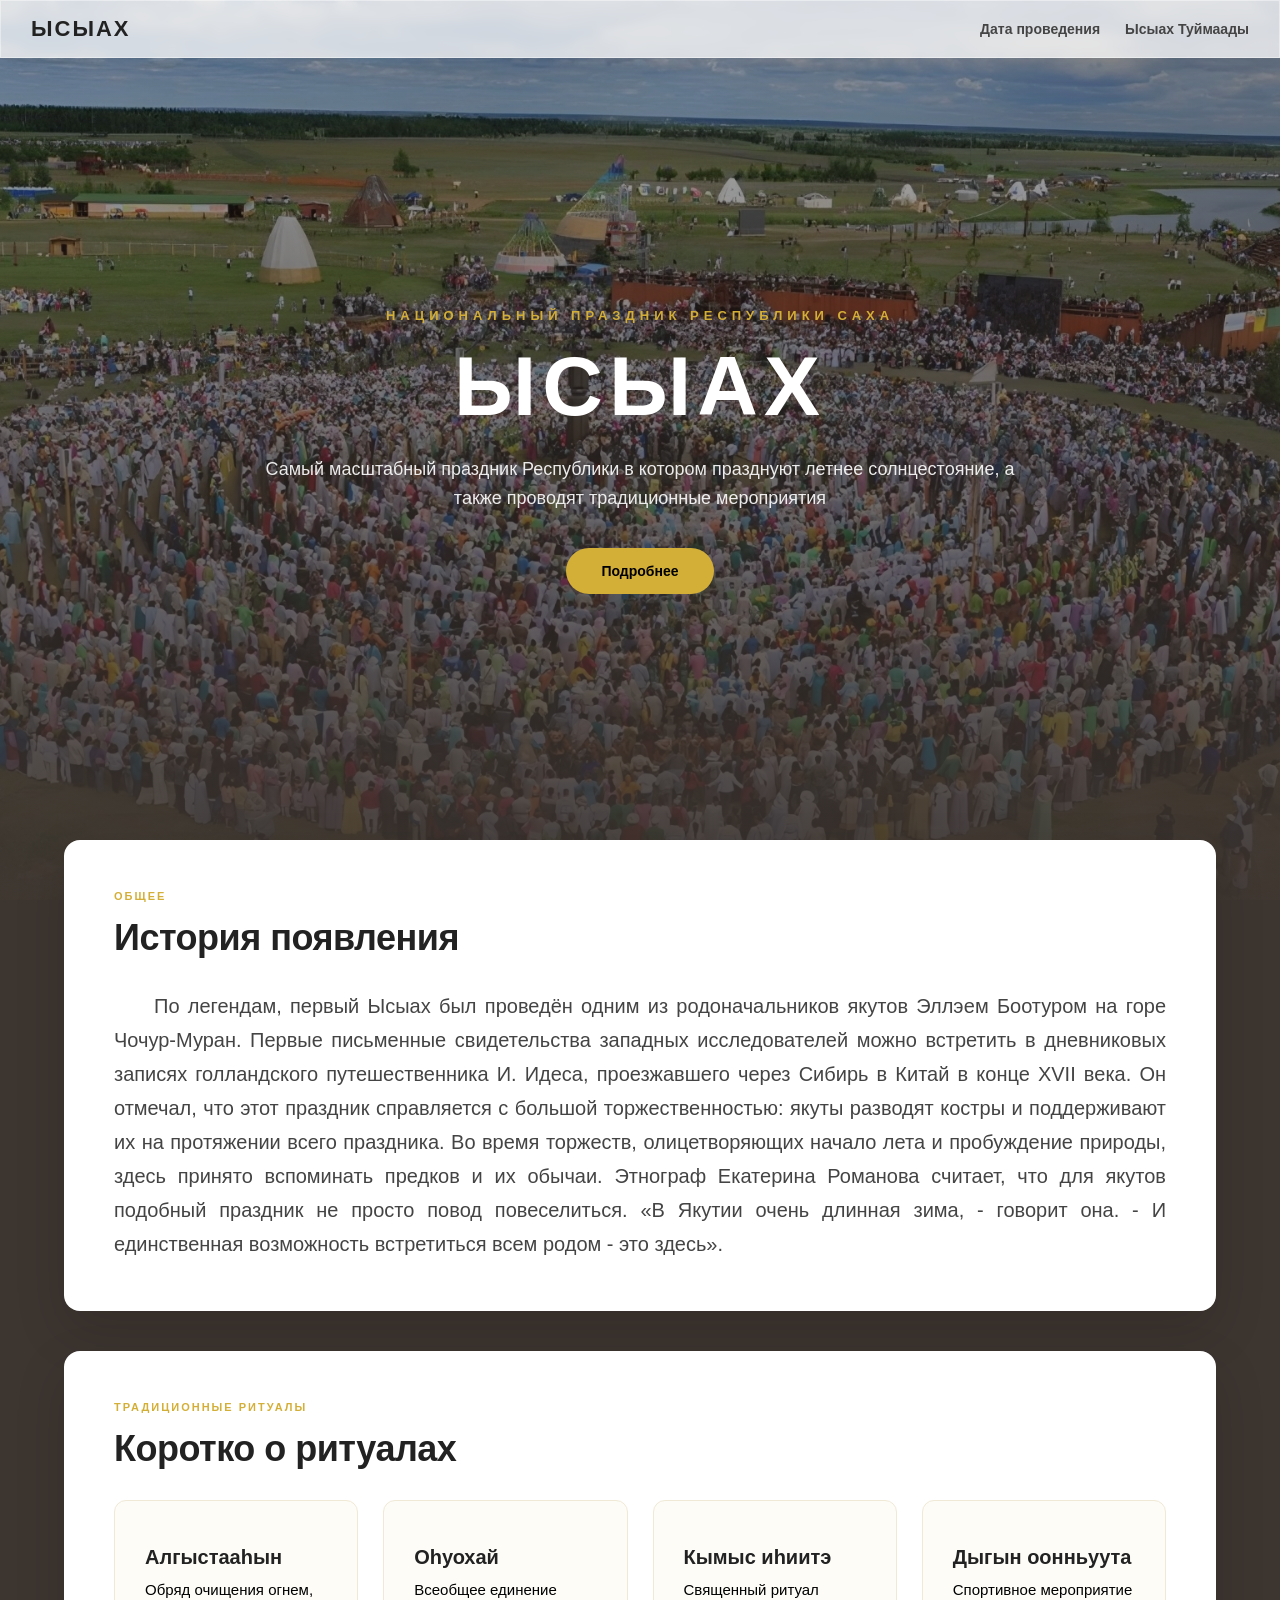
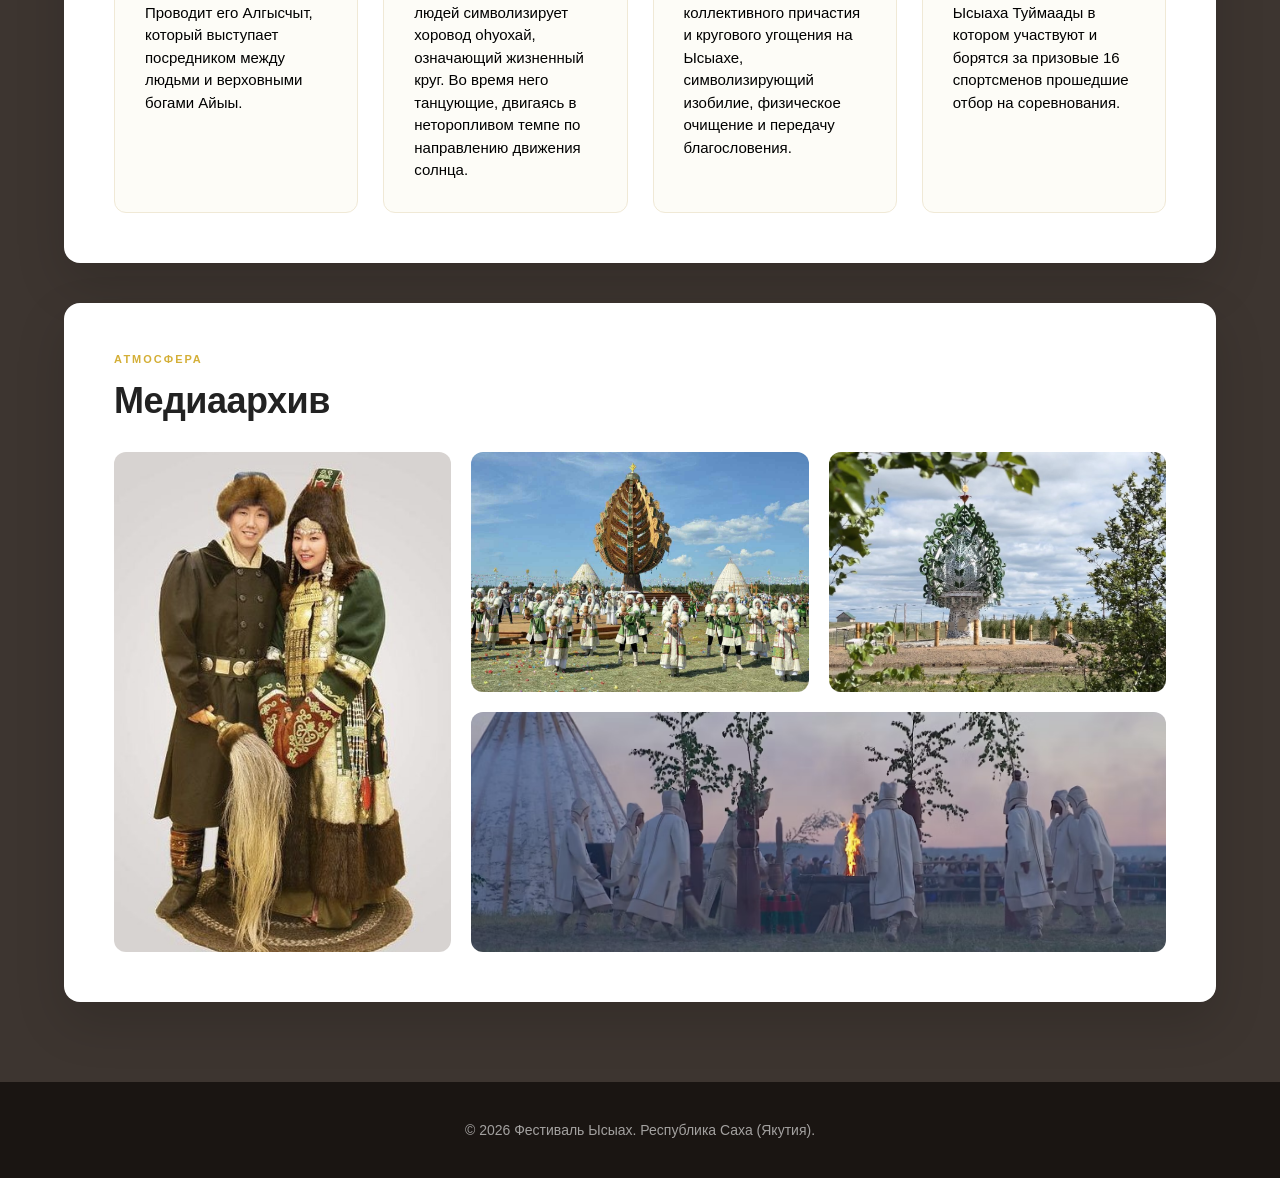
<file: index.html>
<!DOCTYPE html>
<html lang="ru">
<head>
  <meta charset="UTF-8">
  <meta name="viewport" content="width=device-width, initial-scale=1.0">
  <title>ЫСЫАХ — Главный Фестиваль Солнца</title>
  <link rel="stylesheet" href="s.css">      
</head>
<body>
  <div class="page-wrapper">
  <header class="main-header">
    <div class="header-inner">
      <a href="index.html" class="brand-logo">ЫСЫАХ</a>
      <nav class="main-nav">
        <a href="data.html">Дата проведения</a>
        <a href="tuymada.html">Ысыах Туймаады</a>
      </nav>
    </div>
  </header>
  <section class="hero-fullscreen">
    <div class="hero-overlay"></div>
    <div class="hero-title-container">
      <span class="hero-subtitle">Национальный праздник Республики Саха</span>
      <h1 class="hero-title">ЫСЫАХ</h1>
      <p class="hero-description">Самый масштабный праздник Республики в котором празднуют летнее солнцестояние, а также проводят традиционные мероприятия</p>
      <div class="hero-actions">    
        <a href="#about" class="prime-btn">Подробнее</a>
      </div>
    </div>
  </section>
  <main class="site-container">
    <section id="about" class="premium-card section-intro">
      <div class="card-badge">Общее</div>
      <h2>История появления</h2>
      <p class="lead-text">По легендам, первый Ысыах был проведён одним из родоначальников якутов Эллэем Боотуром на горе Чочур-Муран.
Первые письменные свидетельства западных исследователей можно встретить в дневниковых записях голландского путешественника И. Идеса, проезжавшего через Сибирь в Китай в конце XVII века. 
Он отмечал, что этот праздник справляется с большой торжественностью: якуты разводят костры и поддерживают их на протяжении всего праздника.
Во время торжеств, олицетворяющих начало лета и пробуждение природы, здесь принято вспоминать предков и их обычаи. Этнограф Екатерина Романова считает, что для якутов подобный праздник не просто повод повеселиться.
«В Якутии очень длинная зима, - говорит она. - И единственная возможность встретиться всем родом - это здесь».</p>
    </section>
    <section id="traditions" class="premium-card">
      <div class="card-badge">Традиционные ритуалы</div>
      <h2>Коротко о ритуалах</h2>  
      <div class="grid-cards">
        <div class="ritual-card">
          <div class="ritual-icon"></div>
          <h3>Алгыстааhын</h3>
          <p>Обряд очищения огнем, Проводит его Алгысчыт, который выступает посредником между людьми и верховными богами Айыы.</p>
        </div>
        <div class="ritual-card">
          <div class="ritual-icon"></div>
          <h3>Оhуохай</h3>
          <p>Всеобщее единение людей символизирует хоровод оhуохай, означающий жизненный круг. Во время него танцующие, двигаясь в неторопливом темпе по направлению движения солнца.</p>
        </div>
        <div class="ritual-card">
          <div class="ritual-icon"></div>
          <h3>Кымыс иhиитэ</h3>
          <p>Священный ритуал коллективного причастия и кругового угощения на Ысыахе, символизирующий изобилие, физическое очищение и передачу благословения.</p>
        </div>
        <div class="ritual-card">
          <div class="ritual-icon"></div>
          <h3>Дыгын оонньуута</h3>
          <p>Спортивное мероприятие Ысыаха Туймаады в котором участвуют и борятся за призовые 16 спортсменов прошедшие отбор на соревнования. </p>
        </div>
      </div>
    </section>
    <section id="gallery" class="premium-card">
      <div class="card-badge">Атмосфера</div>
      <h2>Медиаархив</h2>
      <div class="premium-gallery">
        <div class="gallery-cell tall"><img src="нацкостюм.jpg" alt="Костюмы"></div>
        <div class="gallery-cell"><img src="праздник.png" alt="Праздник"></div>
        <div class="gallery-cell"><img src="природа.jpeg" alt="Природа"></div>
        <div class="gallery-cell wide"><img src="пейз.avif" alt="Пейзаж"></div>
      </div>
    </section>  
  </main>
  <footer class="premium-footer">
    <div class="footer-wrap">
      <p class="footer-copy">© 2026 Фестиваль Ысыах. Республика Саха (Якутия).</p>
    </div>
  </footer>
</div>
  <script src="transition.js"></script>

</body>
</html>
</file>
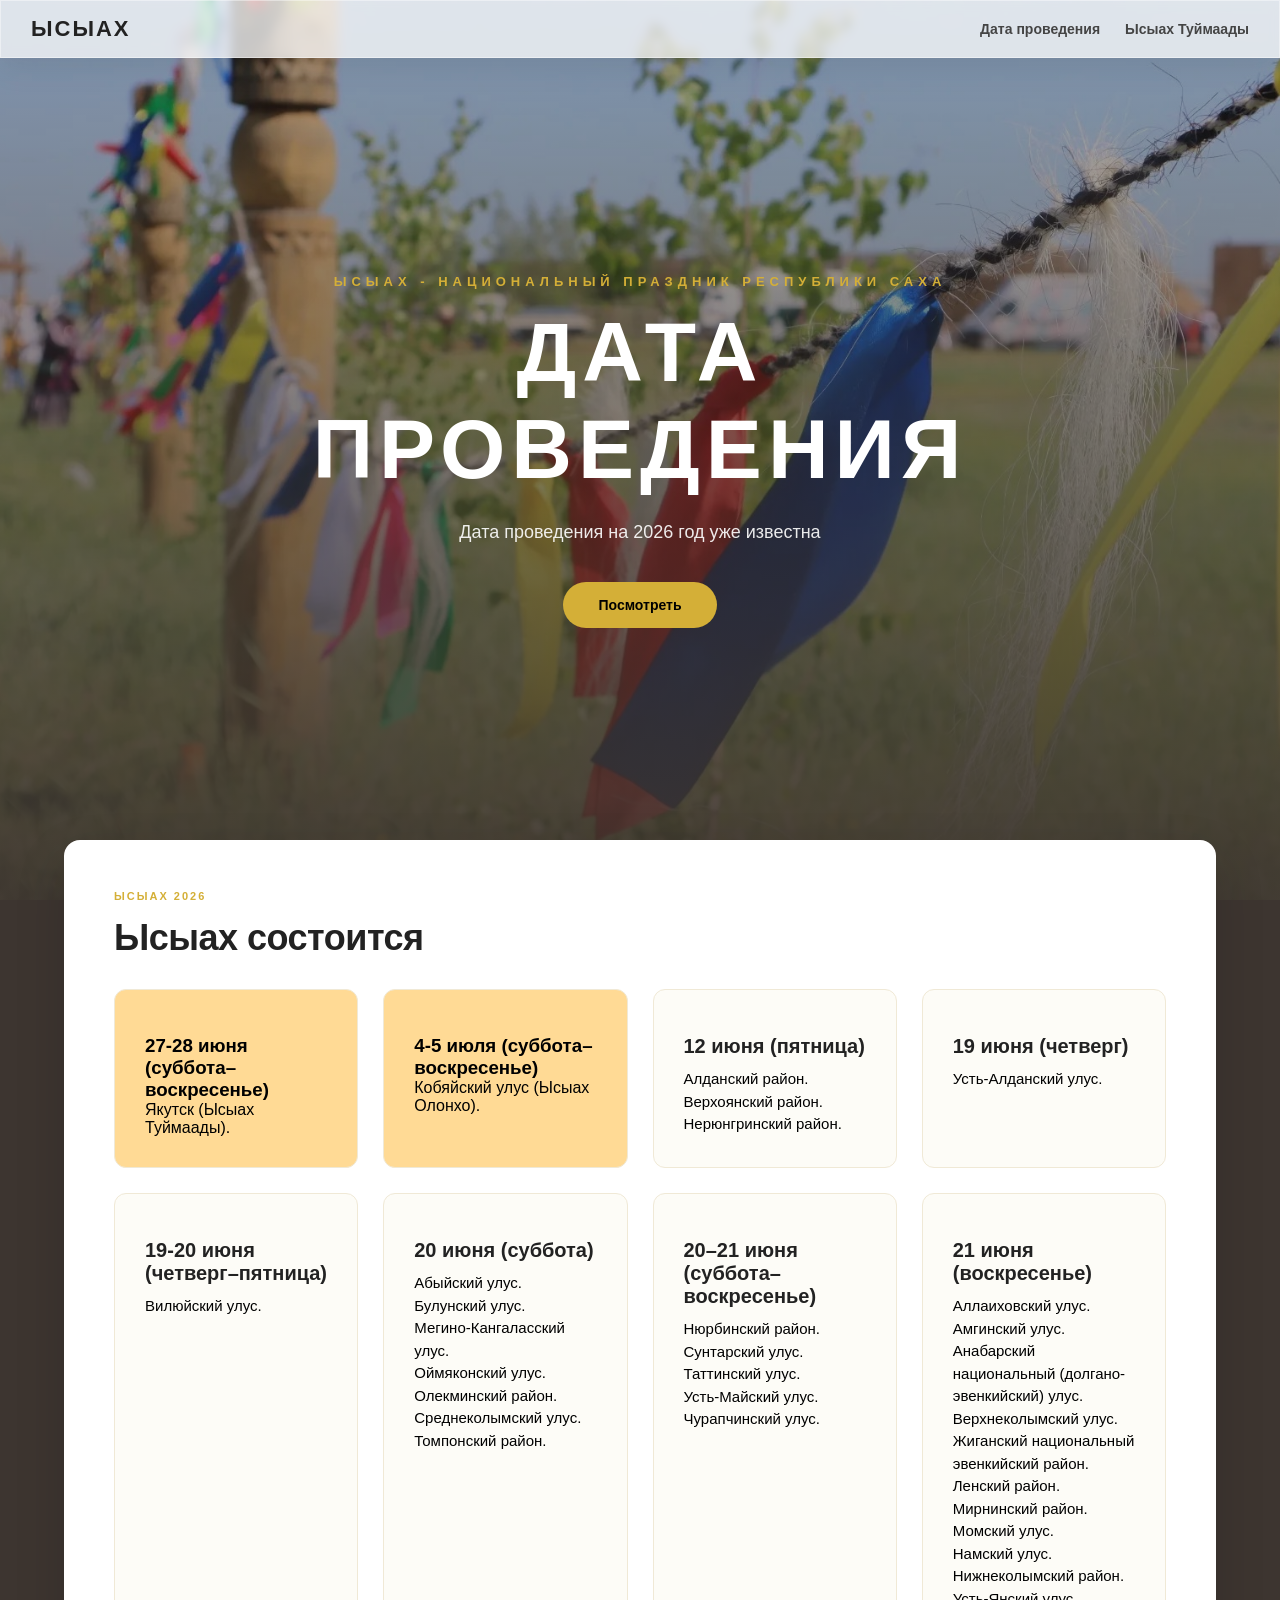
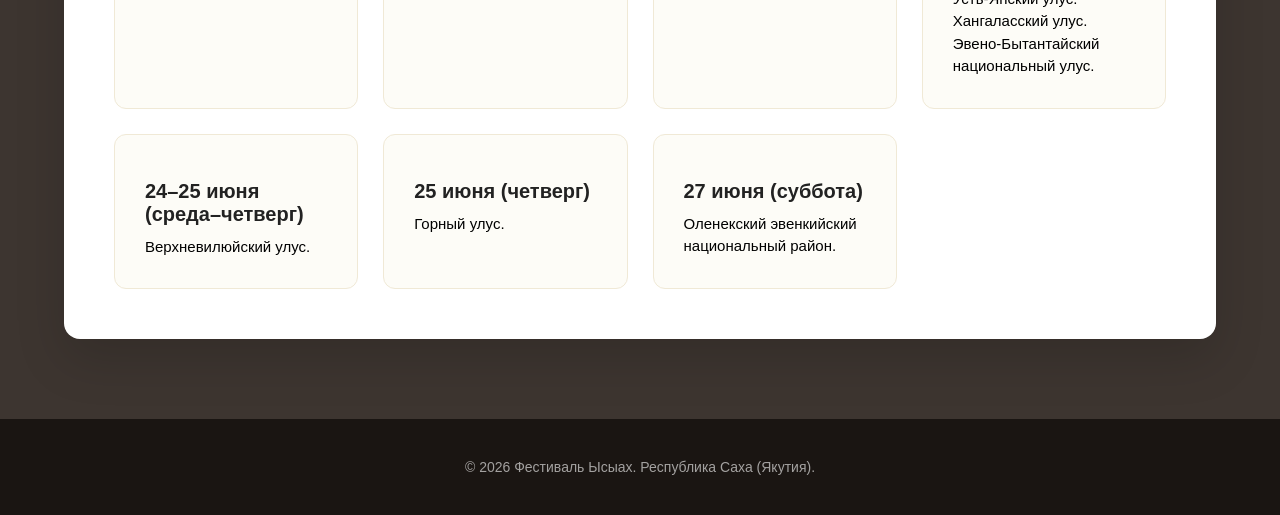
<file: data.html>
<!DOCTYPE html>
<html lang="ru">
<head>
  <meta charset="UTF-8">
  <meta name="viewport" content="width=device-width, initial-scale=1.0">
  <title>ЫСЫАХ — Главный Фестиваль Солнца</title>
  <link rel="stylesheet" href="data.css">      
</head>
<body>
<div class="page-wrapper">
  <header class="main-header">
    <div class="header-inner">
      <a href="index.html" class="brand-logo">ЫСЫАХ</a>
      <nav class="main-nav">
        <a href="data.html">Дата проведения</a>
        <a href="tuymada.html">Ысыах Туймаады</a>
      </nav>
    </div>
  </header>
  <section class="hero-fullscreen">
    <div class="hero-overlay"></div>
    <div class="hero-title-container">
      <span class="hero-subtitle">Ысыах - Национальный праздник Республики Саха</span>
      <h1 class="hero-title">ДАТА ПРОВЕДЕНИЯ</h1>
      <p class="hero-description">Дата проведения на 2026 год уже известна</p>
      <div class="hero-actions">    
        <a href="#dats" class="prime-btn">Посмотреть</a>
      </div>
    </div>
  </section>
  <main class="site-container"><section id="dats" class="premium-card">
      <div class="card-badge">Ысыах 2026</div>
      <h2>Ысыах состоится</h2>  
      <div class="grid-cards">
        <div class="ritual-cardy">
          <div class="ritual-icon"></div>
          <h3>27-28 июня (суббота–воскресенье)</h3>
          <p>Якутск (Ысыах Туймаады).</p>
        </div>
         <div class="ritual-cardy">
          <div class="ritual-icon"></div>
          <h3>4-5 июля (суббота–воскресенье)</h3>
          <p>Кобяйский улус (Ысыах Олонхо).</p>
        </div>
        <div class="ritual-card">
          <div class="ritual-icon"></div>
          <h3>12 июня (пятница)</h3>
          <p>Алданский район.<br>
            Верхоянский район.<br>
            Нерюнгринский район.</p>
        </div>
        <div class="ritual-card">
          <div class="ritual-icon"></div>
          <h3>19 июня (четверг)</h3>
          <p>Усть-Алданский улус.</p>
        </div>
        <div class="ritual-card">
          <div class="ritual-icon"></div>
          <h3>19-20 июня (четверг–пятница)</h3>
          <p>Вилюйский улус.</p>
        </div>
        <div class="ritual-card">
          <div class="ritual-icon"></div>
          <h3>20 июня (суббота)</h3>
          <p>Абыйский улус.<br>
            Булунский улус.<br>
            Мегино-Кангаласский улус.<br>
            Оймяконский улус.<br>
            Олекминский район.<br>
            Среднеколымский улус.<br>
            Томпонский район.</p>
        </div>
        <div class="ritual-card">
          <div class="ritual-icon"></div>
          <h3>20–21 июня (суббота–воскресенье)</h3>
          <p>Нюрбинский район.<br>
            Сунтарский улус.<br>
            Таттинский улус.<br>
            Усть-Майский улус.<br>
            Чурапчинский улус.</p>
        </div>
        <div class="ritual-card">
          <div class="ritual-icon"></div>
          <h3>21 июня (воскресенье)</h3>
          <p>Аллаиховский улус.<br>
            Амгинский улус.<br>
            Анабарский национальный (долгано-эвенкийский) улус.<br>
            Верхнеколымский улус.<br>
            Жиганский национальный эвенкийский район.<br>
            Ленский район.<br>
            Мирнинский район.<br>
            Момский улус.<br>
            Намский улус.<br>
            Нижнеколымский район.<br>
            Усть-Янский улус.<br>
            Хангаласский улус.<br>
            Эвено-Бытантайский национальный улус.</p>
        </div>
        <div class="ritual-card">
          <div class="ritual-icon"></div>
          <h3>24–25 июня (среда–четверг)</h3>
          <p>Верхневилюйский улус.</p>
        </div>
        <div class="ritual-card">
          <div class="ritual-icon"></div>
          <h3>25 июня (четверг)</h3>
          <p>Горный улус.</p>
        </div>
        <div class="ritual-card">
          <div class="ritual-icon"></div>
          <h3>27 июня (суббота)</h3>
          <p>Оленекский эвенкийский национальный район.</p>
        </div>
      </div>
  </main>
  <footer class="premium-footer">
    <div class="footer-wrap">
      <p class="footer-copy">© 2026 Фестиваль Ысыах. Республика Саха (Якутия).</p>
    </div>
  </footer>
</div>
<script src="transition.js"></script>
</body>
</html>
</file>
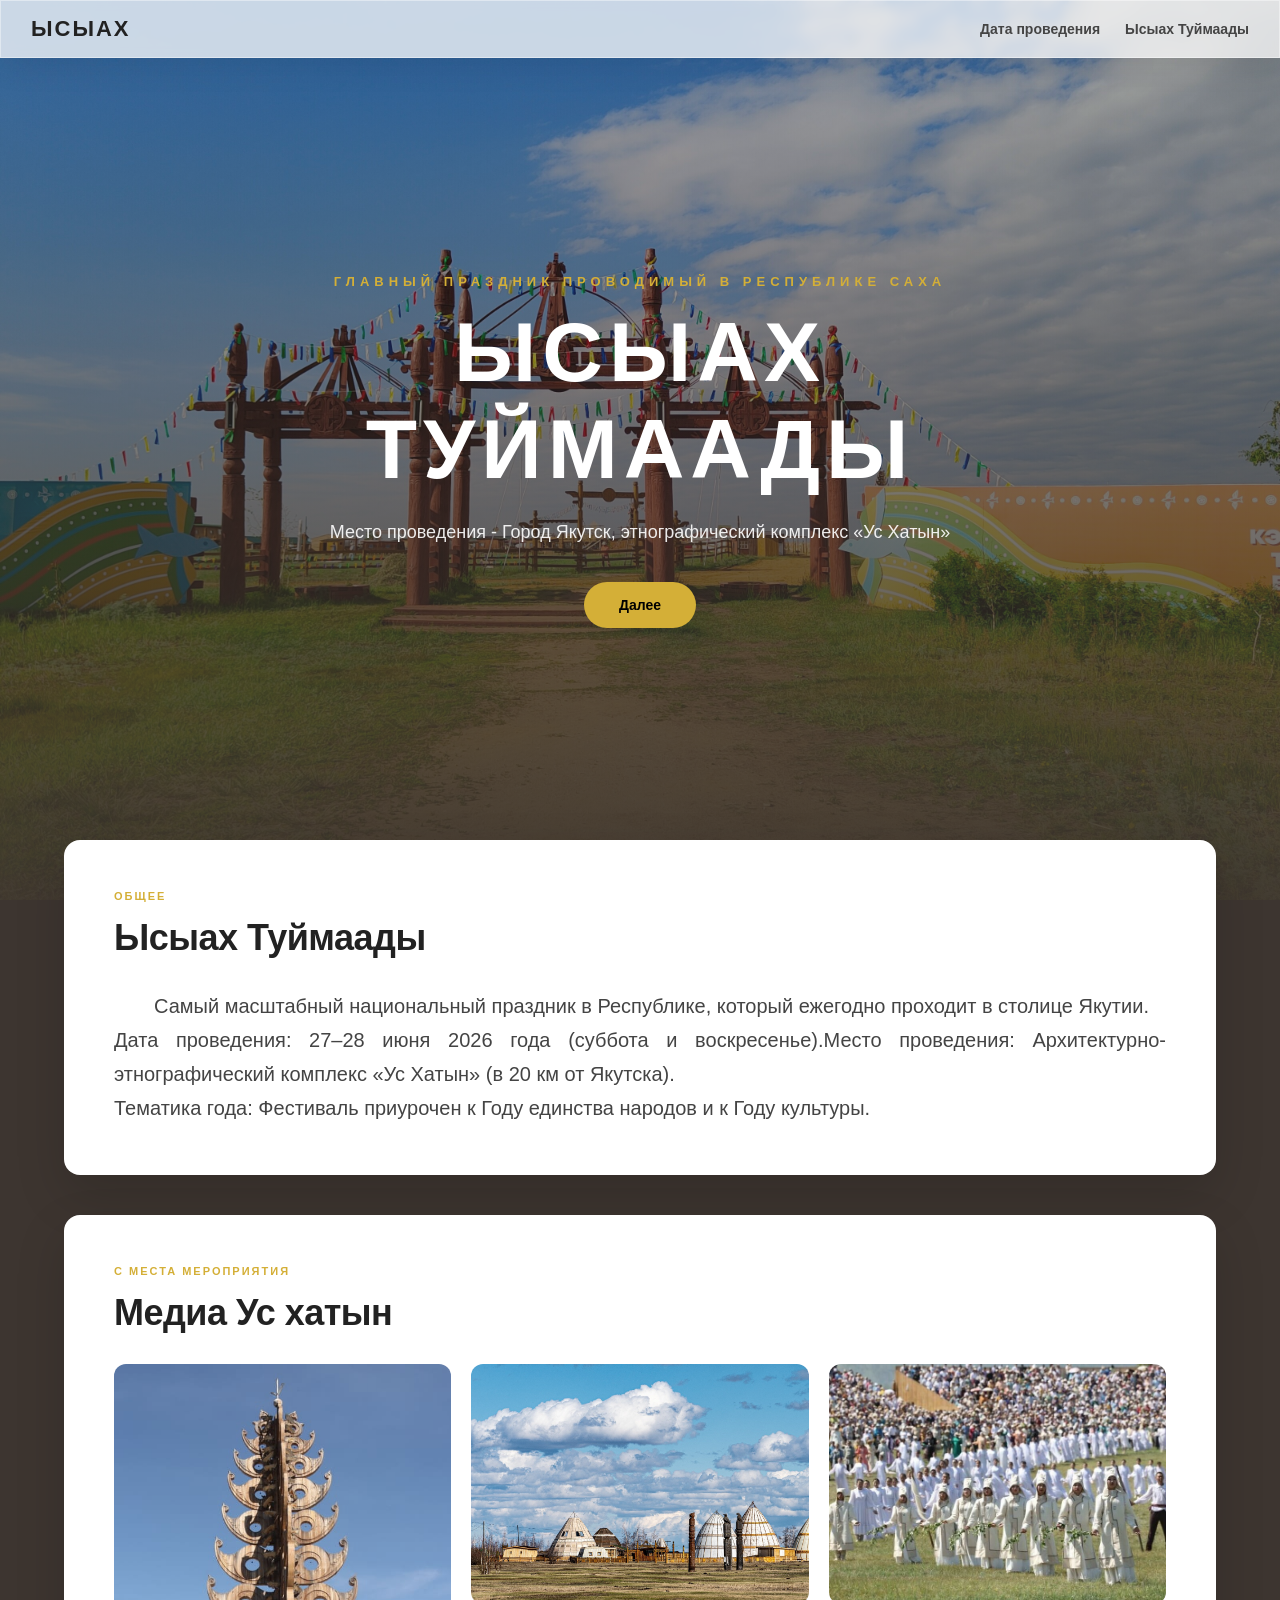
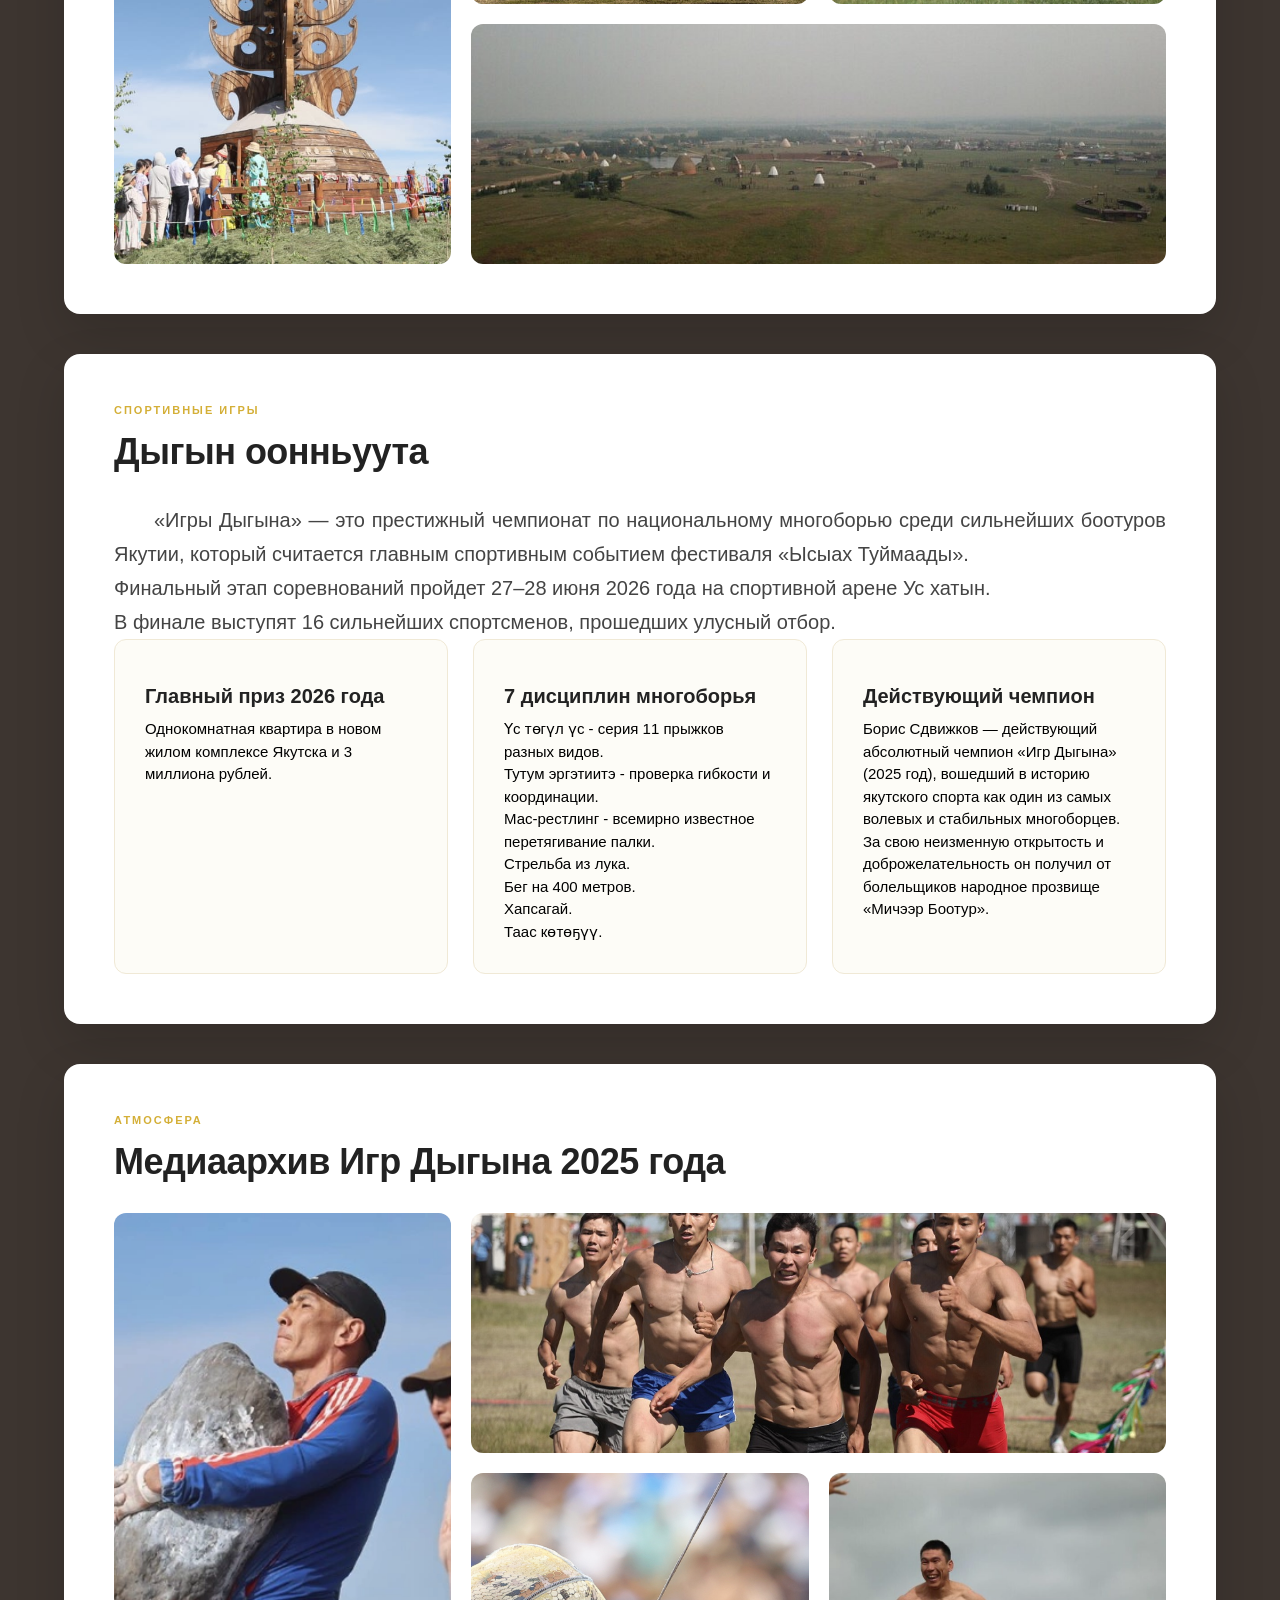
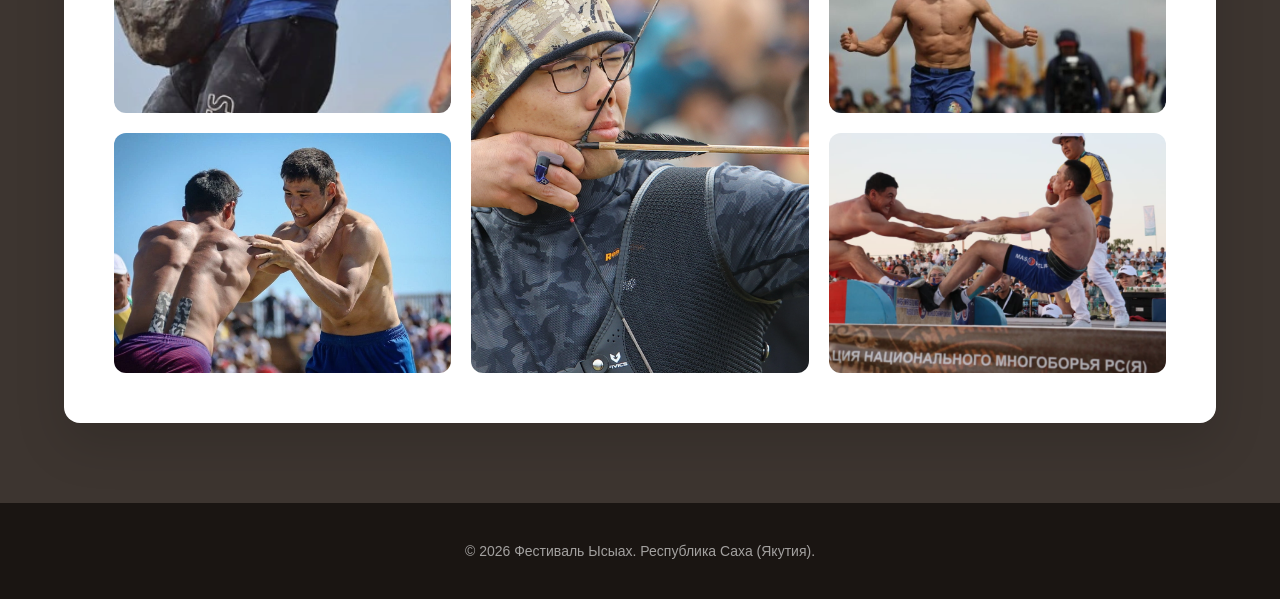
<file: tuymada.html>
<!DOCTYPE html>
<html lang="ru">
<head>
  <meta charset="UTF-8">
  <meta name="viewport" content="width=device-width, initial-scale=1.0">
  <title>ЫСЫАХ ТУЙМААДЫ</title>
  <link rel="stylesheet" href="tuymada.css">      
</head>
<body data-barba="wrapper">
  <div class="page-wrapper">
  <header class="main-header">
    <div class="header-inner">
      <a href="index.html" class="brand-logo">ЫСЫАХ</a>
      <nav class="main-nav">
        <a href="data.html">Дата проведения</a>
        <a href="tuymada.html">Ысыах Туймаады</a>
      </nav>
    </div>
  </header>
  <section class="hero-fullscreen">
    <div class="hero-overlay"></div>
    <div class="hero-title-container">
      <span class="hero-subtitle">Главный праздник проводимый в Республике Саха</span>
      <h1 class="hero-title">ЫСЫАХ ТУЙМААДЫ</h1>
      <p class="hero-description">Место проведения - Город Якутск, этнографический комплекс «Ус Хатын»</p>
      <div class="hero-actions">    
        <a href="#about" class="prime-btn">Далее</a>
      </div>
    </div>
  </section>
  <main class="site-container">
    <section id="about" class="premium-card section-intro">
      <div class="card-badge">Общее</div>
      <h2>Ысыах Туймаады</h2>
      <p class="lead-text">Самый масштабный национальный праздник в Республике, который ежегодно проходит в столице Якутии. <br>Дата проведения: 27–28 июня 2026 года (суббота и воскресенье).Место проведения: Архитектурно-этнографический комплекс «Ус Хатын» (в 20 км от Якутска).<br>Тематика года: Фестиваль приурочен к Году единства народов и к Году культуры.</p>
    </section>
    <section id="gallery" class="premium-card">
      <div class="card-badge">С места мероприятия</div>
      <h2>Медиа Ус хатын</h2>
      <div class="premium-gallery">
        <div class="gallery-cell tall"><img src="усха.jpeg" alt="Костюмы"></div>
        <div class="gallery-cell"><img src="усх.jpg" alt="Природа"></div>
        <div class="gallery-cell"><img src="усхат.jpg" alt="Природа"></div>
        <div class="gallery-cell wide"><img src="усхаты.jpg" alt="Пейзаж"></div>
      </div>
    </section> 
    <section id="traditions" class="premium-card">
      <div class="card-badge">Спортивные игры</div>
      <h2>Дыгын оонньуута</h2>  
      <p class="lead-text">«Игры Дыгына» — это престижный чемпионат по национальному многоборью среди сильнейших боотуров Якутии, который считается главным спортивным событием фестиваля «Ысыах Туймаады».<br>Финальный этап соревнований пройдет 27–28 июня 2026 года на спортивной арене Ус хатын. <br> В финале выступят 16 сильнейших спортсменов, прошедших улусный отбор.</p>
      <div class="grid-cards">
        <div class="ritual-card">
          <div class="ritual-icon"></div>
          <h3>Главный приз 2026 года</h3>
          <p>Однокомнатная квартира в новом жилом комплексе Якутска и 3 миллиона рублей.</p>
        </div>
        <div class="ritual-card">
          <div class="ritual-icon"></div>
          <h3>7 дисциплин многоборья</h3>
          <p>Үс төгүл үс - серия 11 прыжков разных видов.<br>
            Тутум эргэтиитэ - проверка гибкости и координации.<br>
            Мас-рестлинг - всемирно известное перетягивание палки.<br>
            Стрельба из лука.<br>
            Бег на 400 метров.<br>
            Хапсагай.<br>
            Таас көтөҕүү.<br></p>
        </div>
        <div class="ritual-card">
          <div class="ritual-icon"></div>
          <h3>Действующий чемпион</h3>
          <p>Борис Сдвижков — действующий абсолютный чемпион «Игр Дыгына» (2025 год), вошедший в историю якутского спорта как один из самых волевых и стабильных многоборцев. За свою неизменную открытость и доброжелательность он получил от болельщиков народное прозвище «Мичээр Боотур».</p>
        </div>
      </div>
    </section>
    <section id="gallery" class="premium-card">
      <div class="card-badge">Атмосфера</div>
      <h2>Медиаархив Игр Дыгына 2025 года</h2>
      <div class="premium-gallery">
        <div class="gallery-cell tall"><img src="тас.webp" alt="Костюмы"></div>
        <div class="gallery-cell wide"><img src="игры.jpg" alt="Пейзаж"></div>
        <div class="gallery-cell tall"><img src="саа.jpg" alt="Костюмы"></div>
        <div class="gallery-cell"><img src="борис.jpg" alt="Праздник"></div>
        <div class="gallery-cell"><img src="хапс.webp" alt="Природа"></div>
        <div class="gallery-cell"><img src="мас.jpg" alt="Природа"></div>
      </div>
    </section>  
  </main>
  <footer class="premium-footer">
    <div class="footer-wrap">
      <p class="footer-copy">© 2026 Фестиваль Ысыах. Республика Саха (Якутия).</p>
    </div>
  </footer>
</div>
<script src="transition.js"></script>
</body>
</html>
</file>
<file: s.css>
:root {
  --bg-main: #3d3530;        
  --text-dark: #222222;      
  --text-light: #ffffff;
  --gold: #d4af37;           
  --gold-light: #f4ebd0;     
  --card-bg: #ffffff;
  --radius: 16px;            
  --transition: all 0.4s cubic-bezier(0.16, 1, 0.3, 1); 
}
* {
  box-sizing: border-box;
  margin: 0;
  padding: 0;
}
html {
  scroll-behavior: smooth;
}
body {
  font-family: Arial, Helvetica, sans-serif;
  background-color: var(--bg-main);
  color: var(--text-dark);
  overflow-x: hidden;
  display: flex;
  flex-direction: column;
  align-items: center;  
}
.page-wrapper{
  opacity: 0; /* Изначально страница полностью прозрачная */
  transform: translateY(20px); /* Смещаем на 20px вниз */
  transition: opacity 0.5s ease-in-out, transform 0.5s ease-in-out;
   overflow-x: hidden;
  display: flex;
  flex-direction: column;
  align-items: center; 
}
.main-header {
  position: fixed;
  width: 100%;
  max-width: 1920px;
  background: rgba(255, 255, 255, 0.75);
  backdrop-filter: blur(5px);
  -webkit-backdrop-filter: blur(15px);
  border: 1px solid rgba(255, 255, 255, 0.4);
  z-index: 1000;
  box-shadow: 0 10px 30px rgba(0, 0, 0, 0.08);
}
.page-wrapper.is-visible{
  opacity: 1;
  transform: translateY(0);
}
.header-inner {
  display: flex;
  justify-content: space-between;
  align-items: center;
  padding: 15px 30px;
}
.brand-logo {
  font-size: 22px;
  font-weight: 800;
  letter-spacing: 2px;
  color: #222;
  text-decoration: none;
}
.main-nav {
  display: flex;
  align-items: center;
  gap: 25px;
}   
.main-nav a {
  text-decoration: none;
  color: #444;
  font-weight: 600;
  font-size: 14px;
  transition: var(--transition);
}
.main-nav a:hover {
  color: rgb(201, 137, 0);
}
.main-nav .nav-btn-map {
  background-color: var(--bg-main);
  color: white;
  padding: 8px 18px;
  border-radius: 20px;
}
.main-nav .nav-btn-map:hover {
  background-color: var(--gold);
  color: var(--bg-main);
}
.hero-fullscreen {
  position: relative;
  width: 100vw;
  height: 100vh;
  background: url('ыс.webp') center center / cover no-repeat;
  display: flex;
  justify-content: center;
  align-items: center;
  text-align: center;

}
.hero-overlay {
  position: absolute;
  top: 0;
  left: 0;
  width: 100%;
  height: 100%;
  background: linear-gradient(180deg, rgba(0,0,0,0.3) 0%, rgba(61,53,48,0.95) 100%);
}
.hero-title-container {
  position: relative;
  z-index: 10;
  max-width: 800px;
  padding: 0 20px;
  color: var(--text-light);
}
.hero-subtitle {
  font-size: 13px;
  font-weight: 600;
  text-transform: uppercase;
  letter-spacing: 5px;
  color: var(--gold);
  display: inline-block;
  margin-bottom: 15px;
}
.hero-title {
  font-size: 84px;
  font-weight: 800;
  letter-spacing: 6px;
  margin-bottom: 20px;
}
.hero-description {
  font-size: 18px;
  font-weight: 300;
  line-height: 1.6;
  margin-bottom: 35px;
  opacity: 0.9;
}
.hero-actions {
  display: flex;
  justify-content: center;
  gap: 20px;
}
.prime-btn, .sec-btn {
  padding: 15px 35px;
  border-radius: 30px;
  font-weight: 600;
  font-size: 14px;
  text-decoration: none;
  transition: var(--transition);
}
.prime-btn {
  background-color: var(--gold);
  color: #000;
}
.prime-btn:hover {
  transform: translateY(-3px);
  box-shadow: 0 10px 20px rgba(212, 175, 55, 0.3);
}   
.site-container {
  width: 90%;
  max-width: 1200px;
  margin-top: -60px; 
  position: relative;
  z-index: 20;
  display: flex;
  flex-direction: column;
  gap: 40px;
}
.premium-card {
  background: var(--card-bg);
  padding: 50px;
  border-radius: var(--radius);
  box-shadow: 0 20px 50px rgba(0, 0, 0, 0.15);
}
.card-badge {
  font-size: 11px;
  font-weight: 600;
  text-transform: uppercase;
  color: var(--gold);
  letter-spacing: 2px;
  margin-bottom: 15px;
}
.premium-card h2 {
  font-size: 36px;
  font-weight: 800;
  margin-bottom: 30px;
  letter-spacing: -0.5px;
}
.lead-text {
  font-size: 20px;
  line-height: 1.7;
  font-weight: 400;
  color: #444;
  text-indent: 40px;
  text-align: justify;
}
.grid-cards {
  display: grid;
  grid-template-columns: repeat(auto-fit, minmax(240px, 1fr));
  gap: 25px;
}
.ritual-card {
  background: #fdfcf7;
  padding: 30px;
  border-radius: 12px;
  border: 1px solid #f0e9d6;
  transition: var(--transition);
}
.ritual-card:hover {
  transform: translateY(-8px);
  background: white;
  box-shadow: 0 15px 35px rgba(0,0,0,0.06);
  border-color: var(--gold);
}
.ritual-icon {
  font-size: 32px;
  margin-bottom: 15px;
}
.ritual-card h3 {
  font-size: 20px;
  margin-bottom: 10px;
}
.ritual-card p {
  font-size: 15px;
  color: black;
  line-height: 1.5;
}
.modern-timeline {
  display: flex;
  flex-direction: column;
  gap: 30px;
}
.timeline-row {
  display: flex;
  gap: 40px;
  align-items: flex-start;
  padding-bottom: 25px;
  border-bottom: 1px solid #eee;
}
.timeline-row:last-child {
  border-bottom: none;
}
.time-tag {
  font-size: 18px;
  font-weight: 800;
  color: var(--gold);
  background: #fdfcf7;
  padding: 8px 16px;
  border-radius: 8px;
  border: 1px solid #f0e9d6;
}
.time-content h3 {
  font-size: 20px;
  margin-bottom: 5px;
}
.time-content p {
  color: #666;
  line-height: 1.5;
}
.premium-gallery {
  display: grid;
  grid-template-columns: repeat(3, 1fr);
  gap: 20px;
}
.gallery-cell {
  position: relative;
  overflow: hidden;
  border-radius: 12px;
  height: 240px;
}
.gallery-cell.tall {
  grid-row: span 2;
  height: 500px;
}
.gallery-cell.wide {
  grid-column: span 2;
}
.gallery-cell img {
  width: 100%;
  height: 100%;
  object-fit: cover;
  transition: var(--transition);
  filter: grayscale(15%); 
}
.gallery-cell img:hover {
  transform: scale(1.04);
  filter: grayscale(0%);
}
.premium-footer {
  width: 100%;
  background-color: #1a1512;
  color: rgba(255,255,255,0.6);
  padding: 40px 0;
  margin-top: 80px;
  font-size: 14px;
}
.footer-wrap {
  width: 90%;
  max-width: 1200px;
  margin: 0 auto;
  display: flex;
  justify-content: center;
}
.footer-designer {
  color: var(--gold);
  font-weight: 600;
}
@media (max-width: 768px) {
  .hero-title { font-size: 46px; }
  .main-nav { display: none; } 
  .premium-card { padding: 30px; }
  .premium-gallery { grid-template-columns: 1fr; }
  .gallery-cell.tall, .gallery-cell.wide { grid-row: auto; grid-column: auto; height: 240px; }
  .timeline-row { flex-direction: column; gap: 10px; }
}
@media (max-width: 768px) {
  .main-header {
    height: auto !important;
    max-height: none !important;
  }
  .header-inner {
    display: flex !important;
    flex-direction: row !important; 
    justify-content: space-between !important;
    align-items: center !important;
    padding: 8px 12px !important;
    box-sizing: border-box !important;
  }
  .brand-logo {
    font-size: 14px !important;
    letter-spacing: 0.5px !important;
    flex-shrink: 0 !important; 
    margin-right: 10px !important;
  }
  .main-nav {
    display: flex !important;
    flex-direction: row !important;
    align-items: center !important;
    gap: 8px !important; 
    flex-wrap: nowrap !important; 
  }
  .main-nav a {
    font-size: 11px !important;
    color: #222222 !important; 
    white-space: nowrap !important; 
  }
  .main-nav .nav-btn-map {
    padding: 4px 8px !important;
    font-size: 11px !important;
    background-color: #222222 !important; 
    color: #ffffff !important; 
    border-radius: 6px !important;
  }
    p, .hero-text {
    font-size: 14px !important; 
    line-height: 1.5 !important;
    padding: 0 15px !important; 
  }
  .btn, .hero-btn {
    padding: 10px 24px !important;
    font-size: 14px !important;
  }
  .premium-card {
    padding: 30px 20px !important;
  }
  .premium-card h2 {
    font-size: 26px !important;
    margin-bottom: 20px !important;
    text-align: left !important;
  }
  .lead-text {
    text-align: left !important; 
    letter-spacing: normal !important; 
    word-spacing: normal !important;   
  }
  .premium-gallery {
    display: flex !important;
    flex-direction: column !important; 
    gap: 15px !important; 
    width: 100% !important;
  }
  .gallery-cell {
    width: 100% !important;
    height: auto !important;
  }
  .premium-gallery img {
    width: 100% !important;
    max-width: 100% !important;
    display: block !important;
    border-radius: 12px !important;
    object-fit: cover !important; 
  }
  .gallery-cell.tall img {
    height: 320px !important; 
    object-position: center top !important; 
  }
  .gallery-cell:not(.tall) img {
    height: 200px !important; 
  }   
}
img, video {
  max-width: 100%;
  height: auto;
}
</file>
<file: data.css>
:root {
  --bg-main: #3d3530;        
  --text-dark: #222222;      
  --text-light: #ffffff;
  --gold: #d4af37;           
  --gold-light: #f4ebd0;     
  --card-bg: #ffffff;
  --radius: 16px;            
  --transition: all 0.4s cubic-bezier(0.16, 1, 0.3, 1); 
}
* {
  box-sizing: border-box;
  margin: 0;
  padding: 0;
}
html {
  scroll-behavior: smooth;
}
body {
  font-family: Arial, Helvetica, sans-serif;
  background-color: var(--bg-main);
  color: var(--text-dark);
  overflow-x: hidden;
  display: flex;
  flex-direction: column;
  align-items: center; 
}
.page-wrapper{
  opacity: 0; /* Изначально страница полностью прозрачная */
  transform: translateY(20px); /* Смещаем на 20px вниз */
  transition: opacity 0.5s ease-in-out, transform 0.5s ease-in-out;
    overflow-x: hidden;
  display: flex;
  flex-direction: column;
  align-items: center; 
}
.page-wrapper.is-visible{
    opacity: 1;
    transform: translateY(0);
}
.main-header {
  position: fixed;
  width: 100%;
  max-width: 1920px;
  background: rgba(255, 255, 255, 0.75);
  backdrop-filter: blur(5px);
  -webkit-backdrop-filter: blur(15px);
  border: 1px solid rgba(255, 255, 255, 0.4);
  z-index: 1000;
  box-shadow: 0 10px 30px rgba(0, 0, 0, 0.08);
}
.header-inner {
  display: flex;
  justify-content: space-between;
  align-items: center;
  padding: 15px 30px;
}
.brand-logo {
  font-size: 22px;
  font-weight: 800;
  letter-spacing: 2px;
  color: #222;
  text-decoration: none;
}
.main-nav {
  display: flex;
  align-items: center;
  gap: 25px;
}   
.main-nav a {
  text-decoration: none;
  color: #444;
  font-weight: 600;
  font-size: 14px;
  transition: var(--transition);
}
.main-nav a:hover {
  color: rgb(201, 137, 0);
}
.main-nav .nav-btn-map {
  background-color: var(--bg-main);
  color: white;
  padding: 8px 18px;
  border-radius: 20px;
}
.main-nav .nav-btn-map:hover {
  background-color: var(--gold);
  color: var(--bg-main);
}
.hero-fullscreen {
  position: relative;
  width: 100vw;
  height: 100vh;
  background: url('фо.jpeg') center center / cover no-repeat;
  display: flex;
  justify-content: center;
  align-items: center;
  text-align: center;
}
.hero-overlay {
  position: absolute;
  top: 0;
  left: 0;
  width: 100%;
  height: 100%;
  background: linear-gradient(180deg, rgba(0,0,0,0.3) 0%, rgba(61,53,48,0.95) 100%);
}
.hero-title-container {
  position: relative;
  z-index: 10;
  max-width: 800px;
  padding: 0 20px;
  color: var(--text-light);
}
.hero-subtitle {
  font-size: 13px;
  font-weight: 600;
  text-transform: uppercase;
  letter-spacing: 5px;
  color: var(--gold);
  display: inline-block;
  margin-bottom: 15px;
}
.hero-title {
  font-size: 84px;
  font-weight: 800;
  letter-spacing: 6px;
  margin-bottom: 20px;
}
.hero-description {
  font-size: 18px;
  font-weight: 300;
  line-height: 1.6;
  margin-bottom: 35px;
  opacity: 0.9;
}
.hero-actions {
  display: flex;
  justify-content: center;
  gap: 20px;
}
.prime-btn, .sec-btn {
  padding: 15px 35px;
  border-radius: 30px;
  font-weight: 600;
  font-size: 14px;
  text-decoration: none;
  transition: var(--transition);
}
.prime-btn {
  background-color: var(--gold);
  color: #000;
}
.prime-btn:hover {
  transform: translateY(-3px);
  box-shadow: 0 10px 20px rgba(212, 175, 55, 0.3);
}   
.site-container {
  width: 90%;
  max-width: 1200px;
  margin-top: -60px; 
  position: relative;
  z-index: 20;
  display: flex;
  flex-direction: column;
  gap: 40px;
}
.premium-card {
  background: var(--card-bg);
  padding: 50px;
  border-radius: var(--radius);
  box-shadow: 0 20px 50px rgba(0, 0, 0, 0.15);
}
.card-badge {
  font-size: 11px;
  font-weight: 600;
  text-transform: uppercase;
  color: var(--gold);
  letter-spacing: 2px;
  margin-bottom: 15px;
}
.premium-card h2 {
  font-size: 36px;
  font-weight: 800;
  margin-bottom: 30px;
  letter-spacing: -0.5px;
}
.lead-text {
  font-size: 20px;
  line-height: 1.7;
  font-weight: 400;
  color: #444;
  text-indent: 40px;
  text-align: justify;
}
.grid-cards {
  display: grid;
  grid-template-columns: repeat(auto-fit, minmax(240px, 1fr));
  gap: 25px;
}
.ritual-card {
  background: #fdfcf7;
  padding: 30px;
  border-radius: 12px;
  border: 1px solid #f0e9d6;
  transition: var(--transition);
}
.ritual-cardy {
  background: #ffda95;
  color:black;
  padding: 30px;
  border-radius: 12px;
  border: 1px solid #f0e9d6;
  transition: var(--transition);
}
.ritual-card:hover {
  transform: translateY(-8px);
  background: white;
  box-shadow: 0 15px 35px rgba(0,0,0,0.06);
  border-color: var(--gold);
}
.ritual-cardy:hover {
  transform: translateY(-8px);
  background: white;
  box-shadow: 0 15px 35px rgba(0,0,0,0.06);
  border-color: var(--gold);
}
.ritual-icon {
  font-size: 32px;
  margin-bottom: 15px;
}
.ritual-card h3 {
  font-size: 20px;
  margin-bottom: 10px;
}
.ritual-card p {
  font-size: 15px;
  color: Black;
  line-height: 1.5;
}
.modern-timeline {
  display: flex;
  flex-direction: column;
  gap: 30px;
}
.timeline-row {
  display: flex;
  gap: 40px;
  align-items: flex-start;
  padding-bottom: 25px;
  border-bottom: 1px solid #eee;
}
.timeline-row:last-child {
  border-bottom: none;
}
.time-tag {
  font-size: 18px;
  font-weight: 800;
  color: var(--gold);
  background: #fdfcf7;
  padding: 8px 16px;
  border-radius: 8px;
  border: 1px solid #f0e9d6;
}
.time-content h3 {
  font-size: 20px;
  margin-bottom: 5px;
}
.time-content p {
  color: #666;
  line-height: 1.5;
}
.premium-gallery {
  display: grid;
  grid-template-columns: repeat(3, 1fr);
  gap: 20px;
}
.gallery-cell {
  position: relative;
  overflow: hidden;
  border-radius: 12px;
  height: 240px;
}
.gallery-cell.tall {
  grid-row: span 2;
  height: 500px;
}
.gallery-cell.wide {
  grid-column: span 2;
}
.gallery-cell img {
  width: 100%;
  height: 100%;
  object-fit: cover;
  transition: var(--transition);
  filter: grayscale(15%); 
}
.gallery-cell img:hover {
  transform: scale(1.04);
  filter: grayscale(0%);
}
.premium-footer {
  width: 100%;
  background-color: #1a1512;
  color: rgba(255,255,255,0.6);
  padding: 40px 0;
  margin-top: 80px;
  font-size: 14px;
}
.footer-wrap {
  width: 90%;
  max-width: 1200px;
  margin: 0 auto;
  display: flex;
  justify-content: center;
}
.footer-designer {
  color: var(--gold);
  font-weight: 600;
}
@media (max-width: 768px) {
  .hero-title { font-size: 46px; }
  .main-nav { display: none; } 
  .premium-card { padding: 30px; }
  .premium-gallery { grid-template-columns: 1fr; }
  .gallery-cell.tall, .gallery-cell.wide { grid-row: auto; grid-column: auto; height: 240px; }
  .timeline-row { flex-direction: column; gap: 10px; }
}
@media (max-width: 768px) {
  .sidebar { display: none; } 
  .content { width: 100%; } 
}
@media (max-width: 480px) {
  body { font-size: 16px; } 
  .menu-item { display: block; width: 100%; } 
@media (max-width: 768px) {
  .main-header {
    height: auto !important;
    max-height: none !important;
  }
  .header-inner {
    display: flex !important;
    flex-direction: row !important; 
    justify-content: space-between !important;
    align-items: center !important;
    padding: 8px 12px !important;
    box-sizing: border-box !important;
  }
  .brand-logo {
    font-size: 14px !important;
    letter-spacing: 0.5px !important;
    flex-shrink: 0 !important; 
    margin-right: 10px !important;
  }
  .main-nav {
    display: flex !important;
    flex-direction: row !important;
    align-items: center !important;
    gap: 8px !important; 
    flex-wrap: nowrap !important; 
  }
  .main-nav a {
    font-size: 11px !important;
    color: #222222 !important; 
    white-space: nowrap !important; 
  }
  .main-nav .nav-btn-map {
    padding: 4px 8px !important;
    font-size: 11px !important;
    background-color: #222222 !important; 
    color: #ffffff !important; 
    border-radius: 6px !important;
  }
  h1, .hero-title, .main-title { 
    font-size: 37px !important; 
    line-height: 1.2 !important;
    margin-bottom: 10px !important;
  }
  p, .hero-text {
    font-size: 14px !important; 
    line-height: 1.5 !important;
    padding: 0 15px !important; 
  }
  .btn, .hero-btn {
    padding: 10px 24px !important;
    font-size: 14px !important;
  }
}
}
img, video {
  max-width: 100%;
  height: auto;
}
</file>
<file: tuymada.css>
:root {
  --bg-main: #3d3530;        
  --text-dark: #222222;      
  --text-light: #ffffff;
  --gold: #d4af37;           
  --gold-light: #f4ebd0;     
  --card-bg: #ffffff;
  --radius: 16px;            
  --transition: all 0.4s cubic-bezier(0.16, 1, 0.3, 1);
}
* {
  box-sizing: border-box;
  margin: 0;
  padding: 0;
}
html {
  scroll-behavior: smooth;
}
body {
  font-family: Arial, Helvetica, sans-serif;
  background-color: var(--bg-main);
  color: var(--text-dark);
  overflow-x: hidden;
  display: flex;
  flex-direction: column;
  align-items: center; 
}
.page-wrapper{
  opacity: 0; /* Изначально страница полностью прозрачная */
  transform: translateY(20px); /* Смещаем на 20px вниз */
  transition: opacity 0.5s ease-in-out, transform 0.5s ease-in-out;
    overflow-x: hidden;
  display: flex;
  flex-direction: column;
  align-items: center; 
}
.page-wrapper.is-visible{
  opacity: 1;
  transform: translateY(0);
}
.main-header {
  position: fixed;
  width: 100%;
  max-width: 1920px;
  background: rgba(255, 255, 255, 0.75);
  backdrop-filter: blur(5px); 
  -webkit-backdrop-filter: blur(15px);
  border: 1px solid rgba(255, 255, 255, 0.4);
  z-index: 1000;
  box-shadow: 0 10px 30px rgba(0, 0, 0, 0.08);
}
.header-inner {
  display: flex;
  justify-content: space-between;
  align-items: center;
  padding: 15px 30px;
}
.brand-logo {
  font-size: 22px;
  font-weight: 800;
  letter-spacing: 2px;
  color: #222;
  text-decoration: none;
}
.sun-dot {
  color: var(--gold);
}
.main-nav {
  display: flex;
  align-items: center;
  gap: 25px;
}   
.main-nav a {
  text-decoration: none;
  color: #444;
  font-weight: 600;
  font-size: 14px;
  transition: var(--transition);
}
.main-nav a:hover {
  color: rgb(201, 137, 0);
}
.main-nav .nav-btn-map {
  background-color: var(--bg-main);
  color: white;
  padding: 8px 18px;
  border-radius: 20px;
}
.main-nav .nav-btn-map:hover {
  background-color: var(--gold);
  color: var(--bg-main);
}
.hero-fullscreen {
  position: relative;
  width: 100vw;
  height: 100vh;
  background: url('ус.jpg') center center / cover no-repeat;
  display: flex;
  justify-content: center;
  align-items: center;
  text-align: center;
}
.hero-overlay {
  position: absolute;
  top: 0;
  left: 0;
  width: 100%;
  height: 100%;
  background: linear-gradient(180deg, rgba(0,0,0,0.3) 0%, rgba(61,53,48,0.95) 100%);
}
.hero-title-container {
  position: relative;
  z-index: 10;
  max-width: 800px;
  padding: 0 20px;
  color: var(--text-light);
}
.hero-subtitle {
  font-size: 13px;
  font-weight: 600;
  text-transform: uppercase;
  letter-spacing: 5px;
  color: var(--gold);
  display: inline-block;
  margin-bottom: 15px;
}
.hero-title {
  font-size: 84px;
  font-weight: 800;
  letter-spacing: 6px;
  margin-bottom: 20px;
}
.hero-description {
  font-size: 18px;
  font-weight: 300;
  line-height: 1.6;
  margin-bottom: 35px;
  opacity: 0.9;
}
.hero-actions {
  display: flex;
  justify-content: center;
  gap: 20px;
}
.prime-btn, .sec-btn {
  padding: 15px 35px;
  border-radius: 30px;
  font-weight: 600;
  font-size: 14px;
  text-decoration: none;
  transition: var(--transition);
}
.prime-btn {
  background-color: var(--gold);
  color: #000;
}
.prime-btn:hover {
  transform: translateY(-3px);
  box-shadow: 0 10px 20px rgba(212, 175, 55, 0.3);
}   
.site-container {
  width: 90%;
  max-width: 1200px;
  margin-top: -60px; 
  position: relative;
  z-index: 20;
  display: flex;
  flex-direction: column;
  gap: 40px;
}
.premium-card {
  background: var(--card-bg);
  padding: 50px;
  border-radius: var(--radius);
  box-shadow: 0 20px 50px rgba(0, 0, 0, 0.15);
}
.card-badge {
  font-size: 11px;
  font-weight: 600;
  text-transform: uppercase;
  color: var(--gold);
  letter-spacing: 2px;
  margin-bottom: 15px;
}
.premium-card h2 {
  font-size: 36px;
  font-weight: 800;
  margin-bottom: 30px;
  letter-spacing: -0.5px;
}
.lead-text {
  font-size: 20px;
  line-height: 1.7;
  font-weight: 400;
  color: #444;
  text-indent: 40px;
  text-align: justify;
}
.grid-cards {
  display: grid;
  grid-template-columns: repeat(auto-fit, minmax(240px, 1fr));
  gap: 25px;
}
.ritual-card {
  background: #fdfcf7;
  padding: 30px;
  border-radius: 12px;
  border: 1px solid #f0e9d6;
  transition: var(--transition);
}
.ritual-card:hover {
  transform: translateY(-8px);
  background: white;
  box-shadow: 0 15px 35px rgba(0,0,0,0.06);
  border-color: var(--gold);
}
.ritual-icon {
  font-size: 32px;
  margin-bottom: 15px;
}
.ritual-card h3 {
  font-size: 20px;
  margin-bottom: 10px;
}
.ritual-card p {
  font-size: 15px;
  color: black;
  line-height: 1.5;
}
.modern-timeline {
  display: flex;
  flex-direction: column;
  gap: 30px;
}
.timeline-row {
  display: flex;
  gap: 40px;
  align-items: flex-start;
  padding-bottom: 25px;
  border-bottom: 1px solid #eee;
}
.timeline-row:last-child {
  border-bottom: none;
}
.time-tag {
  font-size: 18px;
  font-weight: 800;
  color: var(--gold);
  background: #fdfcf7;
  padding: 8px 16px;
  border-radius: 8px;
  border: 1px solid #f0e9d6;
}
.time-content h3 {
  font-size: 20px;
  margin-bottom: 5px;
}
.time-content p {
  color: #666;
  line-height: 1.5;
}
.premium-gallery {
  display: grid;
  grid-template-columns: repeat(3, 1fr);
  gap: 20px;
}
.gallery-cell {
  position: relative;
  overflow: hidden;
  border-radius: 12px;
  height: 240px;
}
.gallery-cell.tall {
  grid-row: span 2;
  height: 500px;
}
.gallery-cell.wide {
  grid-column: span 2;
}
.gallery-cell img {
  width: 100%;
  height: 100%;
  object-fit: cover;
  transition: var(--transition);
  filter: grayscale(15%);
}
.gallery-cell img:hover {
  transform: scale(1.04);
  filter: grayscale(0%);
}
.premium-footer {
  width: 100%;
  background-color: #1a1512;
  color: rgba(255,255,255,0.6);
  padding: 40px 0;
  margin-top: 80px;
  font-size: 14px;
}
.footer-wrap {
  width: 90%;
  max-width: 1200px;
  margin: 0 auto;
  display: flex;
  justify-content: center;
}
.footer-designer {
  color: var(--gold);
  font-weight: 600;
}
@media (max-width: 768px) {
  .hero-title { font-size: 46px; }
  .main-nav { display: none; } 
  .premium-card { padding: 30px; }
  .premium-gallery { grid-template-columns: 1fr; }
  .gallery-cell.tall, .gallery-cell.wide { grid-row: auto; grid-column: auto; height: 240px; }
  .timeline-row { flex-direction: column; gap: 10px; }
}
@media (max-width: 768px) {
  .sidebar { display: none; } 
  .content { width: 100%; } 
}
@media (max-width: 480px) {
  body { font-size: 16px; } 
  .menu-item { display: block; width: 100%; } 

}
@media (max-width: 768px) {
  .main-header {
    height: auto !important;
    max-height: none !important;
  }
  .header-inner {
    display: flex !important;
    flex-direction: row !important; 
    justify-content: space-between !important;
    align-items: center !important;
    padding: 8px 12px !important;
    box-sizing: border-box !important;
  }
  .brand-logo {
    font-size: 14px !important;
    letter-spacing: 0.5px !important;
    flex-shrink: 0 !important; 
    margin-right: 10px !important;
  }
  .main-nav {
    display: flex !important;
    flex-direction: row !important;
    align-items: center !important;
    gap: 8px !important; 
    flex-wrap: nowrap !important; 
  }
  .main-nav a {
    font-size: 11px !important;
    color: #222222 !important; 
    white-space: nowrap !important; 
  }
  .main-nav .nav-btn-map {
    padding: 4px 8px !important;
    font-size: 11px !important;
    background-color: #222222 !important; 
    color: #ffffff !important; 
    border-radius: 6px !important;
  }
  p, .hero-text {
    font-size: 14px !important; 
    line-height: 1.5 !important;
    padding: 0 15px !important; 
  }
    .lead-text {
    text-align: left !important; 
    letter-spacing: normal !important; 
    word-spacing: normal !important;   
  }
}
img, video {
  max-width: 100%;
  height: auto;
}
</file>
